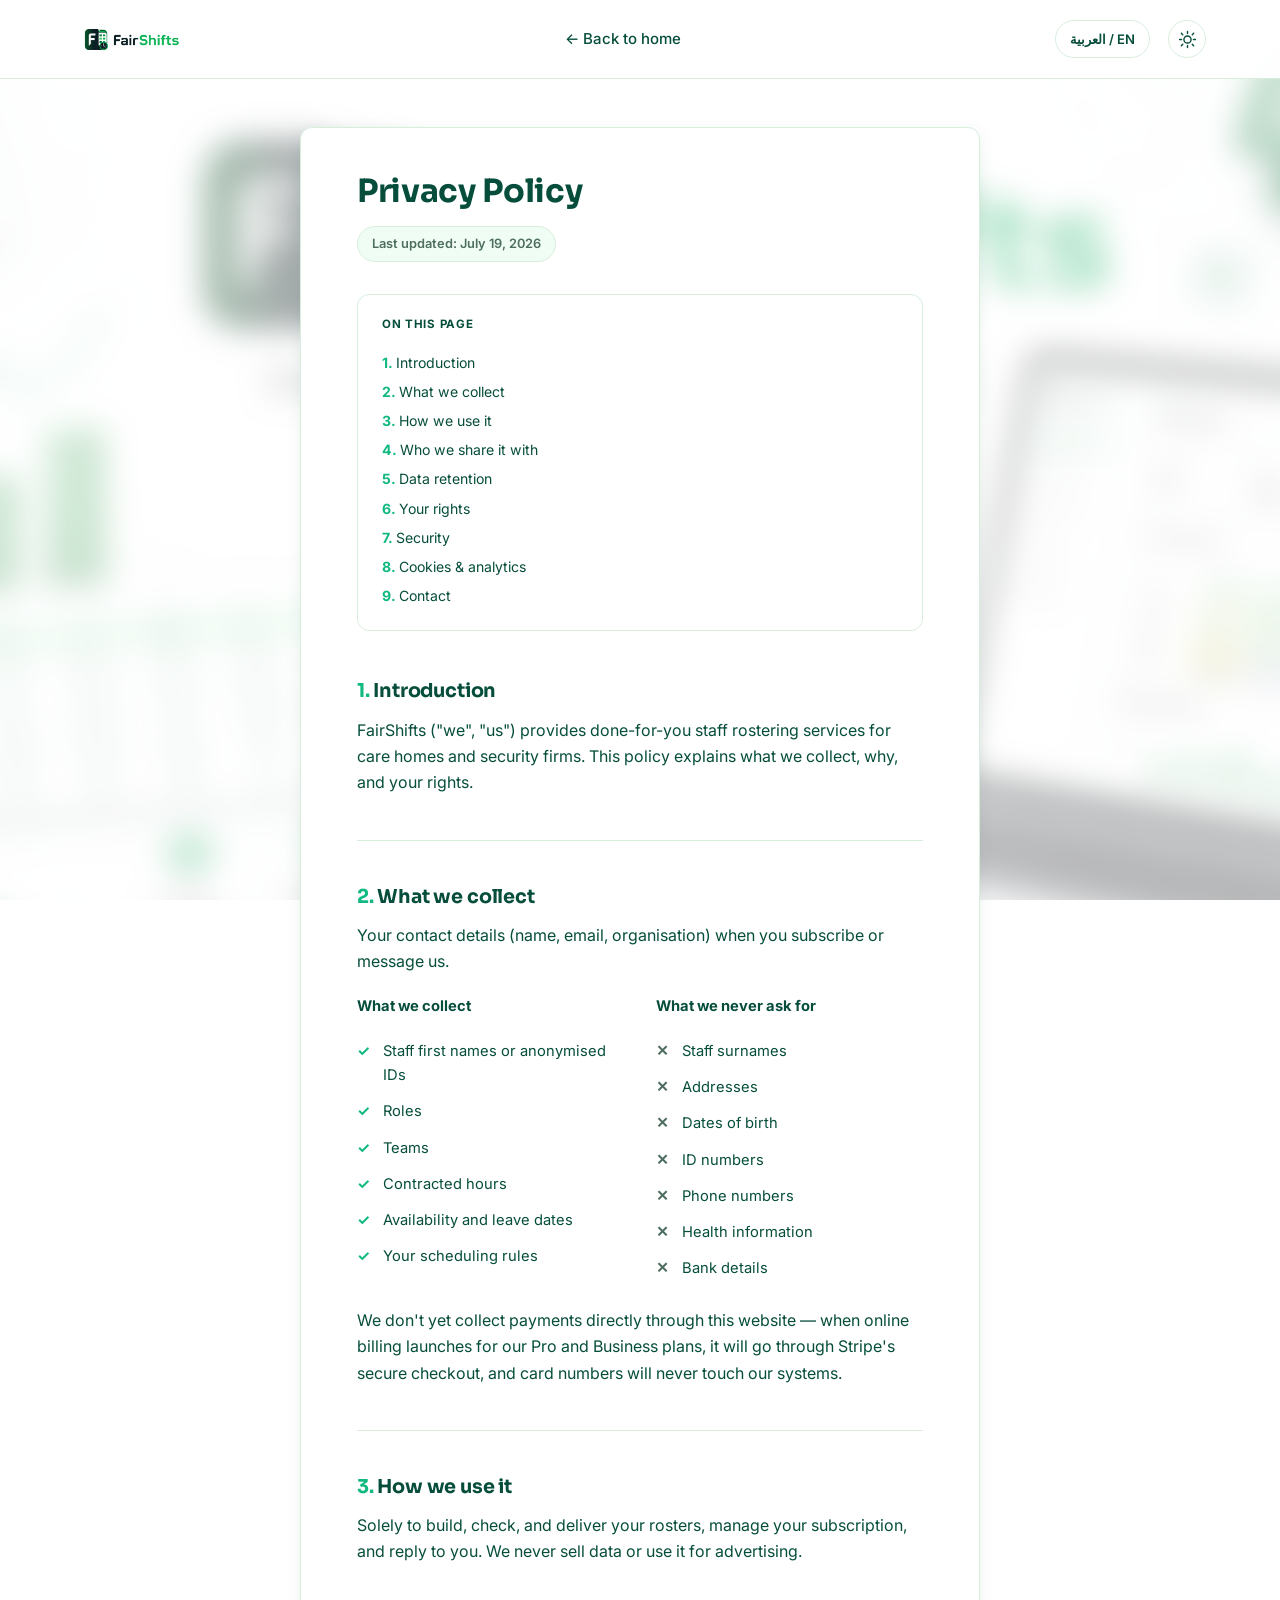
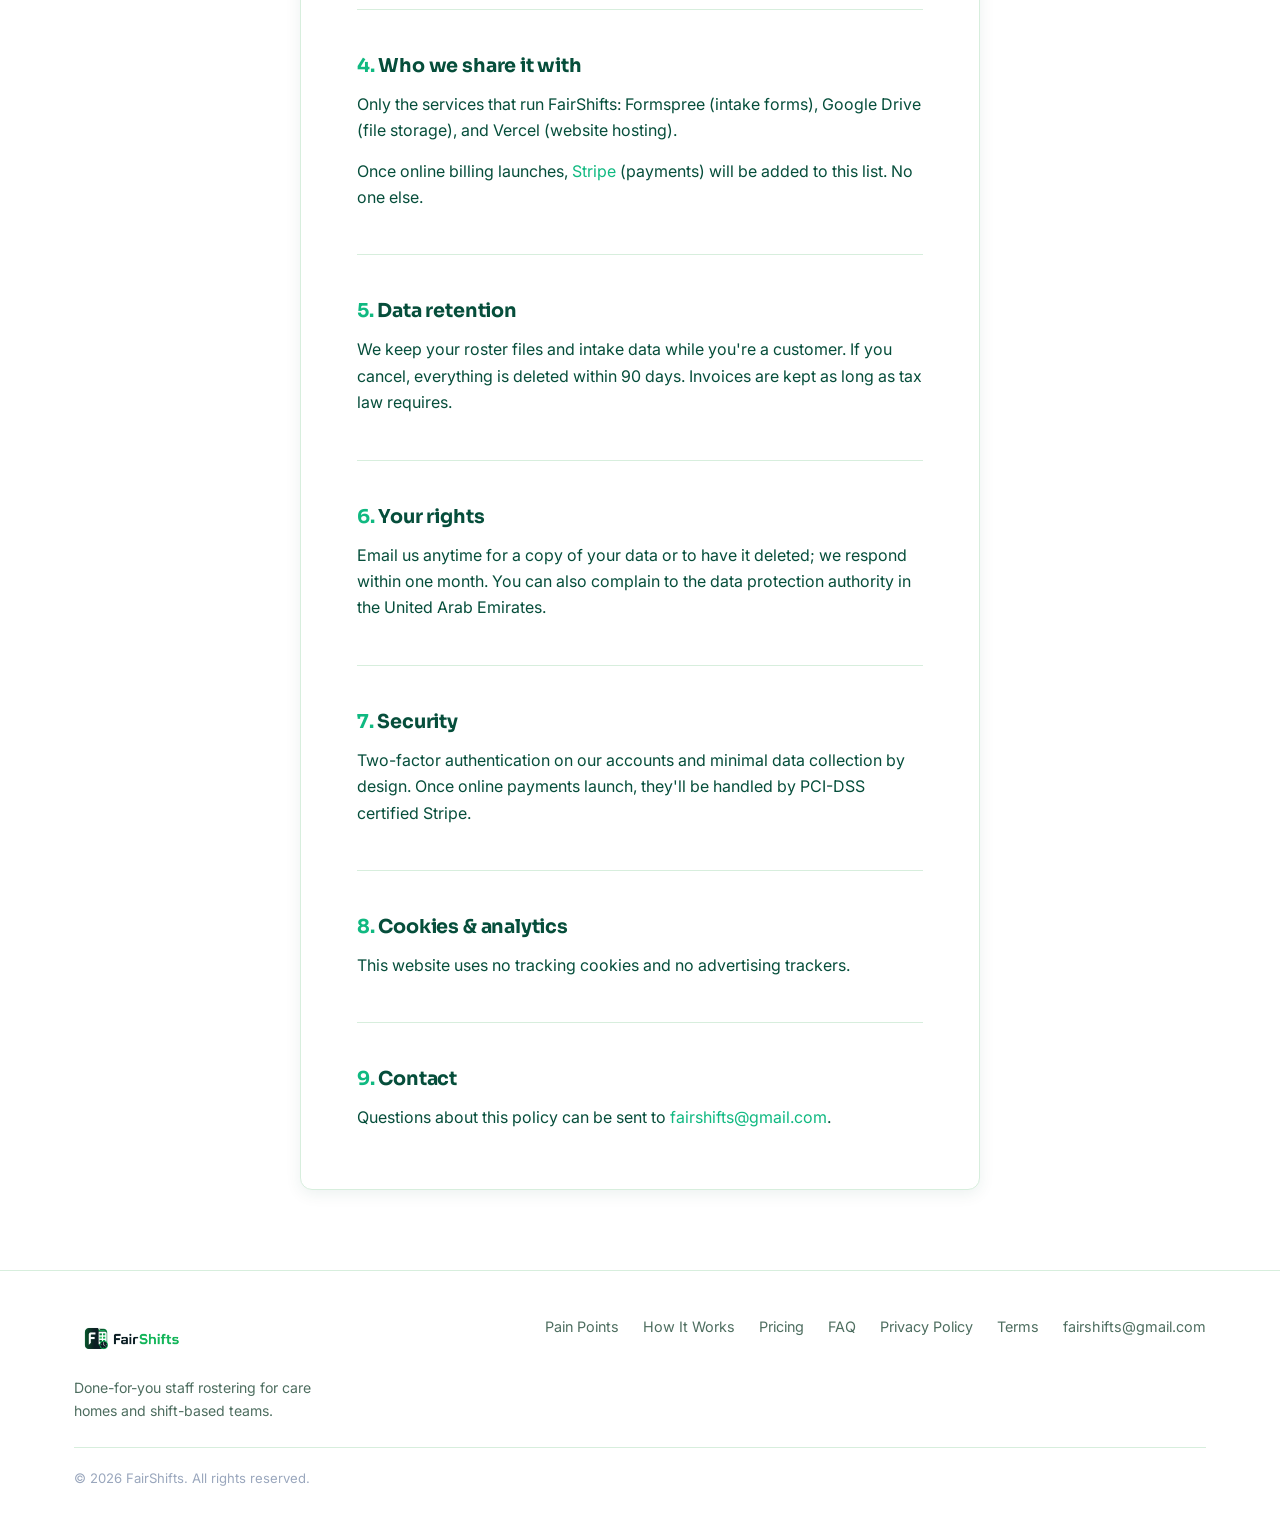
<file: privacy.html>
<!DOCTYPE html>
<html lang="en">
<head>
<meta charset="UTF-8">
<meta name="viewport" content="width=device-width, initial-scale=1.0">
<script>
(function(){
  var t = localStorage.getItem('fairshifts-theme') || (window.matchMedia('(prefers-color-scheme: dark)').matches ? 'dark' : 'light');
  document.documentElement.setAttribute('data-theme', t);
  var l = localStorage.getItem('fairshifts-lang') || ((navigator.language || '').slice(0,2) === 'ar' ? 'ar' : 'en');
  document.documentElement.setAttribute('lang', l);
  document.documentElement.setAttribute('dir', l === 'ar' ? 'rtl' : 'ltr');
})();
</script>
<title data-i18n-title="meta.titlePrivacy">Privacy Policy — FairShifts</title>
<meta name="description" content="FairShifts Privacy Policy.">
<meta name="robots" content="noindex">
<link rel="icon" type="image/x-icon" href="favicon.ico">
<link rel="icon" type="image/png" sizes="16x16" href="images/favicon-16.png">
<link rel="icon" type="image/png" sizes="32x32" href="images/favicon-32.png">
<link rel="icon" type="image/png" sizes="48x48" href="images/favicon-48.png">
<link rel="icon" type="image/png" sizes="192x192" href="images/favicon-192.png">
<link rel="apple-touch-icon" href="images/apple-touch-icon.png">
<link rel="preconnect" href="https://fonts.googleapis.com">
<link rel="preconnect" href="https://fonts.gstatic.com" crossorigin>
<link href="https://fonts.googleapis.com/css2?family=Inter:wght@400;500;600;700&family=Sora:wght@600;700&family=IBM+Plex+Sans+Arabic:wght@400;500;600;700&display=swap" rel="stylesheet">
<link rel="stylesheet" href="style.css">
<script src="translations.js"></script>
</head>
<body>

<div class="site-bg" aria-hidden="true">
<script>
(function(){
  var theme = document.documentElement.getAttribute('data-theme') === 'dark' ? 'dark' : 'light';
  var other = theme === 'dark' ? 'light' : 'dark';
  document.write(
    '<img class="site-bg-img site-bg-img--' + theme + '" src="images/bg-' + theme + '.webp" onerror="this.onerror=null;this.src=\'images/bg-' + theme + '.png\'" alt="" fetchpriority="high">' +
    '<img class="site-bg-img site-bg-img--' + other + '" src="images/bg-' + other + '.webp" onerror="this.onerror=null;this.src=\'images/bg-' + other + '.png\'" alt="" loading="lazy">'
  );
})();
</script>
</div>

<header class="site-nav">
  <div class="nav-inner">
    <a href="index.html" class="brand">
      <img src="images/logo-light-mode.png" alt="FairShifts" class="brand-logo brand-logo-light" width="116" height="46">
      <img src="images/logo-dark-mode.png" alt="FairShifts" class="brand-logo brand-logo-dark" width="116" height="46">
    </a>
    <nav class="nav-links" id="nav-links">
      <a href="index.html" data-i18n="nav.backHome">← Back to home</a>
    </nav>
    <div class="nav-right">
      <button class="lang-toggle" id="lang-toggle" type="button" aria-label="Switch language / تبديل اللغة">
        <span>العربية / EN</span>
      </button>
      <button class="theme-toggle" aria-label="Toggle dark mode" data-i18n-aria-label="nav.toggleDark" aria-pressed="false">
        <svg class="icon-sun" viewBox="0 0 24 24" fill="none" stroke="currentColor" stroke-width="1.8" stroke-linecap="round"><circle cx="12" cy="12" r="4.5"/><path d="M12 2v2.5M12 19.5V22M4.2 4.2l1.8 1.8M18 18l1.8 1.8M2 12h2.5M19.5 12H22M4.2 19.8l1.8-1.8M18 6l1.8-1.8"/></svg>
        <svg class="icon-moon" viewBox="0 0 24 24" fill="none" stroke="currentColor" stroke-width="1.8" stroke-linecap="round" stroke-linejoin="round"><path d="M20 14.5A8 8 0 1 1 9.5 4a6.5 6.5 0 0 0 10.5 10.5z"/></svg>
      </button>
      <button class="nav-toggle" id="nav-toggle" aria-label="Menu" data-i18n-aria-label="nav.menu" aria-expanded="false" aria-controls="nav-links">
        <span></span><span></span><span></span>
      </button>
    </div>
  </div>
</header>

<main class="legal">
  <h1 data-i18n="privacy.h1">Privacy Policy</h1>
  <p class="updated"><span data-i18n="privacy.updated">Last updated: July 19, 2026</span></p>

  <nav class="legal-toc" aria-label="Table of contents">
    <p class="legal-toc-label" data-i18n="legal.tocLabel">On this page</p>
    <ol>
      <li><a href="#intro" data-i18n="privacy.introH2">Introduction</a></li>
      <li><a href="#collect" data-i18n="privacy.collectH2">What we collect</a></li>
      <li><a href="#use" data-i18n="privacy.useH2">How we use it</a></li>
      <li><a href="#share" data-i18n="privacy.shareH2">Who we share it with</a></li>
      <li><a href="#retention" data-i18n="privacy.retentionH2">Data retention</a></li>
      <li><a href="#rights" data-i18n="privacy.rightsH2">Your rights</a></li>
      <li><a href="#security" data-i18n="privacy.securityH2">Security</a></li>
      <li><a href="#cookies" data-i18n="privacy.cookiesH2">Cookies &amp; analytics</a></li>
      <li><a href="#contact" data-i18n="legal.contactH2">Contact</a></li>
    </ol>
  </nav>

  <section class="legal-section" id="intro">
    <h2 data-i18n="privacy.introH2">Introduction</h2>
    <p data-i18n="privacy.introBody">FairShifts ("we", "us") provides done-for-you staff rostering services for care homes and security firms. This policy explains what we collect, why, and your rights.</p>
  </section>

  <section class="legal-section" id="collect">
    <h2 data-i18n="privacy.collectH2">What we collect</h2>
    <p data-i18n="privacy.collectIntro">Your contact details (name, email, organisation) when you subscribe or message us.</p>
    <div class="legal-two-col">
      <div>
        <p class="legal-list-title" data-i18n="privacy.collectYesTitle">What we collect</p>
        <ul class="legal-check-list list-yes">
          <li data-i18n="privacy.collectYes1">Staff first names or anonymised IDs</li>
          <li data-i18n="privacy.collectYes2">Roles</li>
          <li data-i18n="privacy.collectYes3">Teams</li>
          <li data-i18n="privacy.collectYes4">Contracted hours</li>
          <li data-i18n="privacy.collectYes5">Availability and leave dates</li>
          <li data-i18n="privacy.collectYes6">Your scheduling rules</li>
        </ul>
      </div>
      <div>
        <p class="legal-list-title" data-i18n="privacy.collectNoTitle">What we never ask for</p>
        <ul class="legal-check-list list-no">
          <li data-i18n="privacy.collectNo1">Staff surnames</li>
          <li data-i18n="privacy.collectNo2">Addresses</li>
          <li data-i18n="privacy.collectNo3">Dates of birth</li>
          <li data-i18n="privacy.collectNo4">ID numbers</li>
          <li data-i18n="privacy.collectNo5">Phone numbers</li>
          <li data-i18n="privacy.collectNo6">Health information</li>
          <li data-i18n="privacy.collectNo7">Bank details</li>
        </ul>
      </div>
    </div>
    <p data-i18n="privacy.collectPayments">We don't yet collect payments directly through this website — when online billing launches for our Pro and Business plans, it will go through Stripe's secure checkout, and card numbers will never touch our systems.</p>
  </section>

  <section class="legal-section" id="use">
    <h2 data-i18n="privacy.useH2">How we use it</h2>
    <p data-i18n="privacy.useBody">Solely to build, check, and deliver your rosters, manage your subscription, and reply to you. We never sell data or use it for advertising.</p>
  </section>

  <section class="legal-section" id="share">
    <h2 data-i18n="privacy.shareH2">Who we share it with</h2>
    <p data-i18n-html="privacy.shareBodyHtml">Only the services that run FairShifts: Formspree (intake forms), Google Drive (file storage), and Vercel (website hosting).</p>
    <p data-i18n-html="privacy.shareBody2Html">Once online billing launches, <a href="https://stripe.com/privacy" target="_blank" rel="noopener">Stripe</a> (payments) will be added to this list. No one else.</p>
  </section>

  <section class="legal-section" id="retention">
    <h2 data-i18n="privacy.retentionH2">Data retention</h2>
    <p data-i18n="privacy.retentionBody">We keep your roster files and intake data while you're a customer. If you cancel, everything is deleted within 90 days. Invoices are kept as long as tax law requires.</p>
  </section>

  <section class="legal-section" id="rights">
    <h2 data-i18n="privacy.rightsH2">Your rights</h2>
    <p data-i18n="privacy.rightsBody">Email us anytime for a copy of your data or to have it deleted; we respond within one month. You can also complain to the data protection authority in the United Arab Emirates.</p>
  </section>

  <section class="legal-section" id="security">
    <h2 data-i18n="privacy.securityH2">Security</h2>
    <p data-i18n="privacy.securityBody">Two-factor authentication on our accounts and minimal data collection by design. Once online payments launch, they'll be handled by PCI-DSS certified Stripe.</p>
  </section>

  <section class="legal-section" id="cookies">
    <h2 data-i18n="privacy.cookiesH2">Cookies &amp; analytics</h2>
    <p data-i18n="privacy.cookiesBody">This website uses no tracking cookies and no advertising trackers.</p>
  </section>

  <section class="legal-section" id="contact">
    <h2 data-i18n="legal.contactH2">Contact</h2>
    <p data-i18n-html="privacy.contactBodyHtml">Questions about this policy can be sent to <a href="mailto:fairshifts@gmail.com" class="email-trigger">fairshifts@gmail.com</a>.</p>
  </section>
</main>

<footer>
  <div class="container">
    <div class="foot-grid">
      <div class="foot-brand">
        <a href="index.html" class="brand">
      <img src="images/logo-light-mode.png" alt="FairShifts" class="brand-logo brand-logo-light" width="116" height="46">
      <img src="images/logo-dark-mode.png" alt="FairShifts" class="brand-logo brand-logo-dark" width="116" height="46">
    </a>
        <p data-i18n="footer.tagline">Done-for-you staff rostering for care homes and shift-based teams.</p>
      </div>
      <nav class="foot-links">
        <a href="index.html#pain" data-i18n="nav.painPoints">Pain Points</a>
        <a href="index.html#how-it-works" data-i18n="nav.howItWorks">How It Works</a>
        <a href="index.html#pricing" data-i18n="nav.pricing">Pricing</a>
        <a href="index.html#faq" data-i18n="nav.faq">FAQ</a>
        <a href="privacy.html" data-i18n="footer.privacy">Privacy Policy</a>
        <a href="terms.html" data-i18n="footer.terms">Terms</a>
        <a href="mailto:fairshifts@gmail.com" class="email-trigger">fairshifts@gmail.com</a>
      </nav>
    </div>
    <div class="foot-bottom" data-i18n="footer.copyright">© 2026 FairShifts. All rights reserved.</div>
  </div>
</footer>

<!-- ============ EMAIL OPTIONS POPOVER ============ -->
<div class="email-popover" id="email-popover" role="menu" aria-hidden="true" aria-label="Email options" data-i18n-aria-label="emailPopover.ariaLabel">
  <button type="button" class="email-popover-item" data-action="gmail" role="menuitem">
    <svg width="18" height="18" viewBox="0 0 24 24" fill="none" stroke="currentColor" stroke-width="1.8" stroke-linecap="round" stroke-linejoin="round" aria-hidden="true"><path d="M4 4h16v16H4z"/><path d="m4 6 8 7 8-7"/></svg>
    <span data-i18n="emailPopover.gmail">Open in Gmail</span>
  </button>
  <a href="mailto:fairshifts@gmail.com" class="email-popover-item" data-action="mailapp" role="menuitem">
    <svg width="18" height="18" viewBox="0 0 24 24" fill="none" stroke="currentColor" stroke-width="1.8" stroke-linecap="round" stroke-linejoin="round" aria-hidden="true"><path d="M21 8v11a1 1 0 0 1-1 1H4a1 1 0 0 1-1-1V8m18 0-8.4 6a1 1 0 0 1-1.2 0L3 8m18 0a1 1 0 0 0-1-1H4a1 1 0 0 0-1 1"/></svg>
    <span data-i18n="emailPopover.mailApp">Open in your mail app</span>
  </a>
  <button type="button" class="email-popover-item" data-action="copy" role="menuitem">
    <svg class="icon-copy" width="18" height="18" viewBox="0 0 24 24" fill="none" stroke="currentColor" stroke-width="1.8" stroke-linecap="round" stroke-linejoin="round" aria-hidden="true"><rect x="9" y="9" width="12" height="12" rx="2"/><path d="M5 15V5a2 2 0 0 1 2-2h10"/></svg>
    <svg class="icon-check" width="18" height="18" viewBox="0 0 24 24" fill="none" stroke="currentColor" stroke-width="2" stroke-linecap="round" stroke-linejoin="round" aria-hidden="true"><path d="M20 6 9 17l-5-5"/></svg>
    <span data-i18n="emailPopover.copy">Copy email address</span>
  </button>
</div>

<script src="script.js"></script>
</body>
</html>
</file>
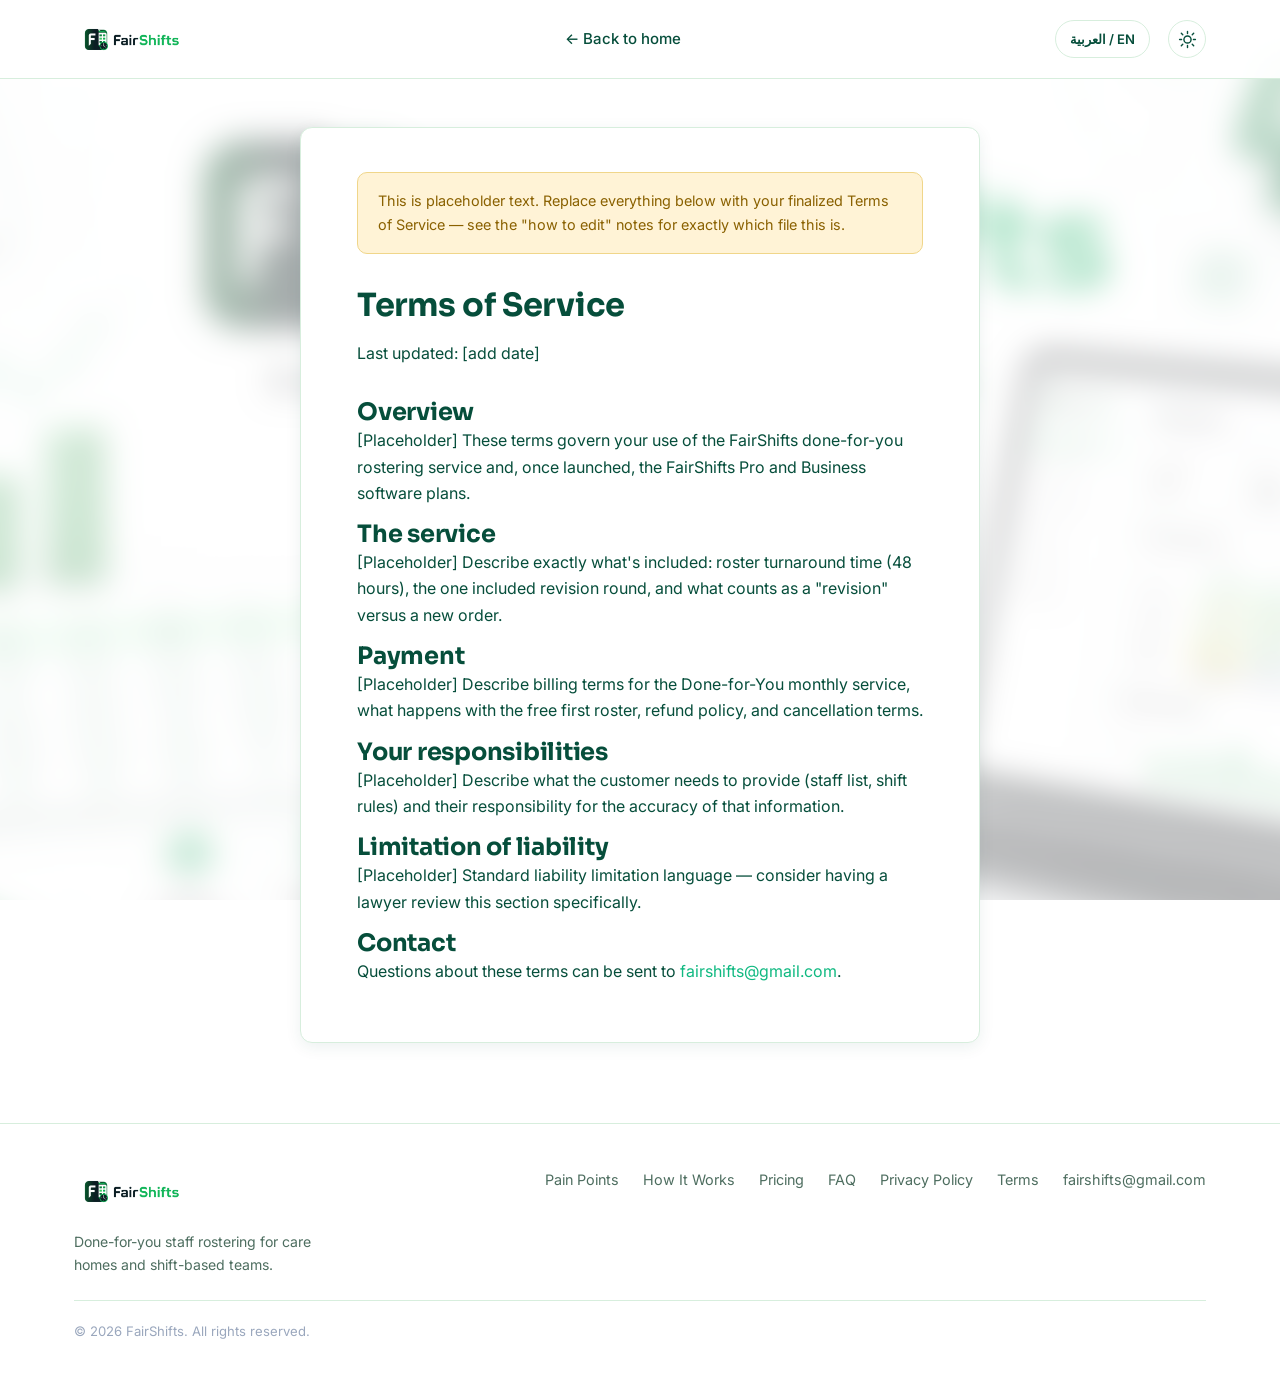
<file: terms.html>
<!DOCTYPE html>
<html lang="en">
<head>
<meta charset="UTF-8">
<meta name="viewport" content="width=device-width, initial-scale=1.0">
<script>
(function(){
  var t = localStorage.getItem('fairshifts-theme') || (window.matchMedia('(prefers-color-scheme: dark)').matches ? 'dark' : 'light');
  document.documentElement.setAttribute('data-theme', t);
  var l = localStorage.getItem('fairshifts-lang') || ((navigator.language || '').slice(0,2) === 'ar' ? 'ar' : 'en');
  document.documentElement.setAttribute('lang', l);
  document.documentElement.setAttribute('dir', l === 'ar' ? 'rtl' : 'ltr');
})();
</script>
<title data-i18n-title="meta.titleTerms">Terms of Service — FairShifts</title>
<meta name="description" content="FairShifts Terms of Service.">
<meta name="robots" content="noindex">
<link rel="icon" type="image/x-icon" href="favicon.ico">
<link rel="icon" type="image/png" sizes="16x16" href="images/favicon-16.png">
<link rel="icon" type="image/png" sizes="32x32" href="images/favicon-32.png">
<link rel="icon" type="image/png" sizes="48x48" href="images/favicon-48.png">
<link rel="icon" type="image/png" sizes="192x192" href="images/favicon-192.png">
<link rel="apple-touch-icon" href="images/apple-touch-icon.png">
<link rel="preconnect" href="https://fonts.googleapis.com">
<link rel="preconnect" href="https://fonts.gstatic.com" crossorigin>
<link href="https://fonts.googleapis.com/css2?family=Inter:wght@400;500;600;700&family=Sora:wght@600;700&family=IBM+Plex+Sans+Arabic:wght@400;500;600;700&display=swap" rel="stylesheet">
<link rel="stylesheet" href="style.css">
<script src="translations.js"></script>
</head>
<body>

<div class="site-bg" aria-hidden="true">
<script>
(function(){
  var theme = document.documentElement.getAttribute('data-theme') === 'dark' ? 'dark' : 'light';
  var other = theme === 'dark' ? 'light' : 'dark';
  document.write(
    '<img class="site-bg-img site-bg-img--' + theme + '" src="images/bg-' + theme + '.webp" onerror="this.onerror=null;this.src=\'images/bg-' + theme + '.png\'" alt="" fetchpriority="high">' +
    '<img class="site-bg-img site-bg-img--' + other + '" src="images/bg-' + other + '.webp" onerror="this.onerror=null;this.src=\'images/bg-' + other + '.png\'" alt="" loading="lazy">'
  );
})();
</script>
</div>

<header class="site-nav">
  <div class="nav-inner">
    <a href="index.html" class="brand">
      <img src="images/logo-light-mode.png" alt="FairShifts" class="brand-logo brand-logo-light" width="116" height="46">
      <img src="images/logo-dark-mode.png" alt="FairShifts" class="brand-logo brand-logo-dark" width="116" height="46">
    </a>
    <nav class="nav-links" id="nav-links">
      <a href="index.html" data-i18n="nav.backHome">← Back to home</a>
    </nav>
    <div class="nav-right">
      <button class="lang-toggle" id="lang-toggle" type="button" aria-label="Switch language / تبديل اللغة">
        <span>العربية / EN</span>
      </button>
      <button class="theme-toggle" aria-label="Toggle dark mode" data-i18n-aria-label="nav.toggleDark" aria-pressed="false">
        <svg class="icon-sun" viewBox="0 0 24 24" fill="none" stroke="currentColor" stroke-width="1.8" stroke-linecap="round"><circle cx="12" cy="12" r="4.5"/><path d="M12 2v2.5M12 19.5V22M4.2 4.2l1.8 1.8M18 18l1.8 1.8M2 12h2.5M19.5 12H22M4.2 19.8l1.8-1.8M18 6l1.8-1.8"/></svg>
        <svg class="icon-moon" viewBox="0 0 24 24" fill="none" stroke="currentColor" stroke-width="1.8" stroke-linecap="round" stroke-linejoin="round"><path d="M20 14.5A8 8 0 1 1 9.5 4a6.5 6.5 0 0 0 10.5 10.5z"/></svg>
      </button>
      <button class="nav-toggle" id="nav-toggle" aria-label="Menu" data-i18n-aria-label="nav.menu" aria-expanded="false" aria-controls="nav-links">
        <span></span><span></span><span></span>
      </button>
    </div>
  </div>
</header>

<main class="legal">
  <div class="placeholder-notice" data-i18n="terms.placeholderNotice">
    This is placeholder text. Replace everything below with your finalized Terms of Service — see the "how to edit" notes for exactly which file this is.
  </div>
  <h1 data-i18n="terms.h1">Terms of Service</h1>
  <p class="updated" data-i18n="legal.updated">Last updated: [add date]</p>

  <h2 data-i18n="terms.overviewH2">Overview</h2>
  <p data-i18n="terms.overviewBody">[Placeholder] These terms govern your use of the FairShifts done-for-you rostering service and, once launched, the FairShifts Pro and Business software plans.</p>

  <h2 data-i18n="terms.serviceH2">The service</h2>
  <p data-i18n="terms.serviceBody">[Placeholder] Describe exactly what's included: roster turnaround time (48 hours), the one included revision round, and what counts as a "revision" versus a new order.</p>

  <h2 data-i18n="terms.paymentH2">Payment</h2>
  <p data-i18n="terms.paymentBody">[Placeholder] Describe billing terms for the Done-for-You monthly service, what happens with the free first roster, refund policy, and cancellation terms.</p>

  <h2 data-i18n="terms.responsibilitiesH2">Your responsibilities</h2>
  <p data-i18n="terms.responsibilitiesBody">[Placeholder] Describe what the customer needs to provide (staff list, shift rules) and their responsibility for the accuracy of that information.</p>

  <h2 data-i18n="terms.liabilityH2">Limitation of liability</h2>
  <p data-i18n="terms.liabilityBody">[Placeholder] Standard liability limitation language — consider having a lawyer review this section specifically.</p>

  <h2 data-i18n="legal.contactH2">Contact</h2>
  <p data-i18n-html="terms.contactBodyHtml">Questions about these terms can be sent to <a href="mailto:fairshifts@gmail.com" class="email-trigger">fairshifts@gmail.com</a>.</p>
</main>

<footer>
  <div class="container">
    <div class="foot-grid">
      <div class="foot-brand">
        <a href="index.html" class="brand">
      <img src="images/logo-light-mode.png" alt="FairShifts" class="brand-logo brand-logo-light" width="116" height="46">
      <img src="images/logo-dark-mode.png" alt="FairShifts" class="brand-logo brand-logo-dark" width="116" height="46">
    </a>
        <p data-i18n="footer.tagline">Done-for-you staff rostering for care homes and shift-based teams.</p>
      </div>
      <nav class="foot-links">
        <a href="index.html#pain" data-i18n="nav.painPoints">Pain Points</a>
        <a href="index.html#how-it-works" data-i18n="nav.howItWorks">How It Works</a>
        <a href="index.html#pricing" data-i18n="nav.pricing">Pricing</a>
        <a href="index.html#faq" data-i18n="nav.faq">FAQ</a>
        <a href="privacy.html" data-i18n="footer.privacy">Privacy Policy</a>
        <a href="terms.html" data-i18n="footer.terms">Terms</a>
        <a href="mailto:fairshifts@gmail.com" class="email-trigger">fairshifts@gmail.com</a>
      </nav>
    </div>
    <div class="foot-bottom" data-i18n="footer.copyright">© 2026 FairShifts. All rights reserved.</div>
  </div>
</footer>

<!-- ============ EMAIL OPTIONS POPOVER ============ -->
<div class="email-popover" id="email-popover" role="menu" aria-hidden="true" aria-label="Email options" data-i18n-aria-label="emailPopover.ariaLabel">
  <button type="button" class="email-popover-item" data-action="gmail" role="menuitem">
    <svg width="18" height="18" viewBox="0 0 24 24" fill="none" stroke="currentColor" stroke-width="1.8" stroke-linecap="round" stroke-linejoin="round" aria-hidden="true"><path d="M4 4h16v16H4z"/><path d="m4 6 8 7 8-7"/></svg>
    <span data-i18n="emailPopover.gmail">Open in Gmail</span>
  </button>
  <a href="mailto:fairshifts@gmail.com" class="email-popover-item" data-action="mailapp" role="menuitem">
    <svg width="18" height="18" viewBox="0 0 24 24" fill="none" stroke="currentColor" stroke-width="1.8" stroke-linecap="round" stroke-linejoin="round" aria-hidden="true"><path d="M21 8v11a1 1 0 0 1-1 1H4a1 1 0 0 1-1-1V8m18 0-8.4 6a1 1 0 0 1-1.2 0L3 8m18 0a1 1 0 0 0-1-1H4a1 1 0 0 0-1 1"/></svg>
    <span data-i18n="emailPopover.mailApp">Open in your mail app</span>
  </a>
  <button type="button" class="email-popover-item" data-action="copy" role="menuitem">
    <svg class="icon-copy" width="18" height="18" viewBox="0 0 24 24" fill="none" stroke="currentColor" stroke-width="1.8" stroke-linecap="round" stroke-linejoin="round" aria-hidden="true"><rect x="9" y="9" width="12" height="12" rx="2"/><path d="M5 15V5a2 2 0 0 1 2-2h10"/></svg>
    <svg class="icon-check" width="18" height="18" viewBox="0 0 24 24" fill="none" stroke="currentColor" stroke-width="2" stroke-linecap="round" stroke-linejoin="round" aria-hidden="true"><path d="M20 6 9 17l-5-5"/></svg>
    <span data-i18n="emailPopover.copy">Copy email address</span>
  </button>
</div>

<script src="script.js"></script>
</body>
</html>
</file>
<file: style.css>
:root{
  --white:#ffffff;
  --bg-soft:#F0FDF4;
  --ink:#064E3B;
  --muted:#4E6E60;
  --blue:#10B981;
  --blue-dark:#059669;
  --blue-light:#D1FAE5;
  --border:#D7EEDD;
  --amber-bg:#fff3d6;
  --amber-text:#8a6100;
  --amber-border:#f0d68a;
  --green-bg:#e3f7ec;
  --green-text:#127a4f;
  --green-border:#9fe3c2;
  --premium-bg:#0e3d24;
  --radius:12px;
  --shadow:0 4px 16px rgba(6,78,59,.08);
  --shadow-lg:0 16px 40px rgba(6,78,59,.16);
  --maxw:1180px;
  --bg-blur:14px;
  --bg-overlay-opacity:.65;
  color-scheme:light;
}

[data-theme="dark"]{
  --white:#0f1a15;
  --bg-soft:#132018;
  --ink:#eaf4ee;
  --muted:#93ab9d;
  --blue:#34D399;
  --blue-dark:#6EE7B7;
  --blue-light:rgba(16,185,129,.16);
  --border:#233b2c;
  --amber-bg:#333230;
  --amber-text:#f0c060;
  --amber-border:rgba(240,182,74,.35);
  --green-bg:rgba(60,200,140,.14);
  --green-text:#5ce0ab;
  --green-border:rgba(60,200,140,.35);
  --shadow:0 4px 16px rgba(0,0,0,.35);
  --shadow-lg:0 16px 40px rgba(0,0,0,.45);
  --bg-blur:14px;
  --bg-overlay-opacity:.65;
  color-scheme:dark;
}
[data-theme="dark"] .card,
[data-theme="dark"] details.faq,
[data-theme="dark"] .shot,
[data-theme="dark"] .modal,
[data-theme="dark"] .legal,
[data-theme="dark"] .final-cta,
[data-theme="dark"] .email-popover{
  background:#11241a;
}
[data-theme="dark"] .price-card{
  background:#11241a;
}
[data-theme="dark"] .price-card--dfy{
  background:var(--premium-bg);border-color:var(--premium-bg);
}
[data-theme="dark"] .site-nav{
  background:rgba(15,26,21,.9);
}
[data-theme="dark"] .btn-secondary{
  background:#11241a;
}
*{margin:0;padding:0;box-sizing:border-box}
html{scroll-behavior:smooth}
body{
  font-family:'Inter',-apple-system,sans-serif;
  color:var(--ink);
  line-height:1.65;
  overflow-x:hidden;
  -webkit-font-smoothing:antialiased;
  transition:background-color .25s ease,color .25s ease;
}

/* ---------- site-wide fixed background ---------- */
/* position:fixed (not background-attachment:fixed, which is broken on iOS
   Safari) on a dedicated layer behind everything. Two stacked images
   crossfade on theme change via opacity; data-theme is already set on
   <html> before first paint (see the inline head script), so the correct
   image is showing from frame one — no flash. */
.site-bg{
  position:fixed;inset:0;z-index:-1;overflow:hidden;pointer-events:none;
  background:var(--bg-soft);
}
.site-bg-img{
  position:absolute;inset:0;width:100%;height:100%;object-fit:cover;object-position:center;
  transform:scale(1.15);filter:blur(var(--bg-blur));
  opacity:0;transition:opacity .6s ease,filter .3s ease;
  will-change:opacity;
}
.site-bg-img--light{opacity:1}
[data-theme="dark"] .site-bg-img--light{opacity:0}
[data-theme="dark"] .site-bg-img--dark{opacity:1}
.site-bg::after{
  content:'';position:absolute;inset:0;background:var(--white);
  opacity:var(--bg-overlay-opacity);
  transition:opacity .3s ease,background-color .3s ease;
}
.site-nav,.card,.price-card,details.faq,.testi-card,.shot,footer,
.form-field input,.form-field select,.form-field textarea,.modal,.lang-toggle{
  transition:background-color .25s ease,color .25s ease,border-color .25s ease;
}
h1,h2,h3,h4{
  font-family:'Sora',-apple-system,sans-serif;
  font-weight:700;
  line-height:1.2;
  letter-spacing:-.01em;
}

/* ---------- Arabic language support ---------- */
html[lang="ar"] body,
html[lang="ar"] input,
html[lang="ar"] textarea,
html[lang="ar"] button{
  font-family:'IBM Plex Sans Arabic','Inter',-apple-system,sans-serif;
}
html[lang="ar"] h1,
html[lang="ar"] h2,
html[lang="ar"] h3,
html[lang="ar"] h4{
  font-family:'IBM Plex Sans Arabic','Sora',-apple-system,sans-serif;
  letter-spacing:0;
}
.i18n-fade{opacity:.35;transition:opacity .15s ease}
a{color:var(--blue);text-decoration:none}
img{max-width:100%;display:block}
ul{list-style:none}
button{font-family:inherit;cursor:pointer}
:focus-visible{outline:2px solid var(--blue);outline-offset:3px;border-radius:4px}

.container{max-width:var(--maxw);margin:0 auto;padding:0 24px}
.section{padding:clamp(64px,9vw,110px) 0}
.section-soft{background:var(--bg-soft)}
.eyebrow{
  display:inline-block;font-size:.8rem;font-weight:700;letter-spacing:.08em;
  text-transform:uppercase;color:var(--blue);margin-bottom:12px;
}
.section-head{max-width:640px;margin:0 auto 48px;text-align:center}
.section-head h2{font-size:clamp(1.7rem,3.5vw,2.4rem);margin-bottom:14px}
.section-head p{color:var(--muted);font-size:1.05rem}

/* ---------- reveal-on-scroll ---------- */
.reveal{opacity:0;transform:translateY(22px);transition:opacity .7s ease,transform .7s ease}
.reveal.in-view{opacity:1;transform:translateY(0)}
.reveal-group.in-view > *{opacity:1;transform:translateY(0)}
.reveal-group > *{opacity:0;transform:translateY(22px);transition:opacity .6s ease,transform .6s ease}
.reveal-group.in-view > *:nth-child(1){transition-delay:.05s}
.reveal-group.in-view > *:nth-child(2){transition-delay:.15s}
.reveal-group.in-view > *:nth-child(3){transition-delay:.25s}
.reveal-group.in-view > *:nth-child(4){transition-delay:.35s}

/* ---------- nav ---------- */
.site-nav{
  position:sticky;top:0;z-index:100;
  background:rgba(255,255,255,.94);backdrop-filter:blur(8px);
  border-bottom:1px solid var(--border);
}
.nav-inner{
  display:flex;align-items:center;justify-content:space-between;
  padding:16px 24px;max-width:var(--maxw);margin:0 auto;
}
.brand{display:inline-flex;align-items:center}
.brand-logo{height:46px;width:auto;display:block}
.brand-logo-dark{display:none}
[data-theme="dark"] .brand-logo-light{display:none}
[data-theme="dark"] .brand-logo-dark{display:block}
.nav-links{display:flex;gap:30px;align-items:center}
.nav-links a{color:var(--ink);font-weight:500;font-size:.94rem;transition:color .15s}
.nav-links a:hover{color:var(--blue)}
.nav-links .btn{display:none}
.nav-right{display:flex;align-items:center;gap:18px}
.theme-toggle{
  display:flex;align-items:center;justify-content:center;
  width:38px;height:38px;border-radius:50%;border:1.5px solid var(--border);
  background:var(--white);color:var(--ink);flex-shrink:0;
  transition:background .15s ease,border-color .15s ease,transform .15s ease;
}
.theme-toggle:hover{border-color:var(--blue);color:var(--blue);transform:translateY(-1px)}
.theme-toggle svg{width:19px;height:19px}
.theme-toggle .icon-moon{display:none}
[data-theme="dark"] .theme-toggle .icon-sun{display:none}
[data-theme="dark"] .theme-toggle .icon-moon{display:block}

.lang-toggle{
  display:flex;align-items:center;justify-content:center;
  height:38px;padding:0 14px;border-radius:999px;border:1.5px solid var(--border);
  background:var(--white);color:var(--ink);font-size:.82rem;font-weight:600;
  white-space:nowrap;flex-shrink:0;
  transition:background .15s ease,border-color .15s ease,color .15s ease,transform .15s ease;
}
.lang-toggle:hover{border-color:var(--blue);color:var(--blue);transform:translateY(-1px)}
@media(max-width:480px){
  .lang-toggle{padding:0 10px;font-size:.72rem}
}
.nav-toggle{
  display:none;background:none;border:none;padding:8px;
  flex-direction:column;gap:5px;
}
.nav-toggle span{width:22px;height:2px;background:var(--ink);border-radius:2px}
.mobile-panel{display:none}
@media(max-width:860px){
  .nav-links{
    position:fixed;top:64px;left:0;right:0;background:var(--white);
    flex-direction:column;align-items:flex-start;gap:0;
    border-bottom:1px solid var(--border);box-shadow:var(--shadow);
    max-height:0;overflow:hidden;transition:max-height .25s ease;
  }
  .nav-links.open{max-height:400px}
  .nav-links a{width:100%;padding:16px 24px;border-bottom:1px solid var(--border)}
  .nav-toggle{display:flex}
  .nav-right .btn{display:none}
  .nav-links .btn{margin:16px 24px;display:inline-flex}
}

/* ---------- buttons ---------- */
.btn{
  display:inline-flex;align-items:center;justify-content:center;gap:8px;
  padding:14px 28px;border-radius:999px;font-weight:600;font-size:.95rem;
  border:none;transition:transform .15s ease,box-shadow .15s ease,background .15s ease,color .15s ease,border-color .15s ease;
  white-space:nowrap;max-width:100%;
}
@media(max-width:480px){
  .btn{white-space:normal;text-align:center;line-height:1.3}
}
.btn-primary{background:var(--blue);color:#fff;box-shadow:0 4px 14px rgba(16,185,129,.28)}
.btn-primary:hover{background:var(--blue-dark);transform:translateY(-2px);box-shadow:0 10px 24px rgba(16,185,129,.35)}
.btn-primary:active{transform:translateY(0);box-shadow:0 4px 10px rgba(16,185,129,.3)}
.btn-secondary{background:#fff;color:var(--ink);border:1.5px solid var(--border)}
.btn-secondary:hover{border-color:var(--blue);color:var(--blue);transform:translateY(-2px);box-shadow:var(--shadow)}
.btn-secondary:active{transform:translateY(0)}
.btn-block{width:100%}

/* ---------- hero ---------- */
.hero{padding:clamp(90px,13vw,150px) 0 clamp(110px,11vw,140px)}
.hero-inner{position:relative;z-index:1;max-width:760px;margin:0 auto;text-align:center}
.hero h1{font-size:clamp(2.1rem,5vw,3.3rem);margin-bottom:20px}
.hero .lead{font-size:1.15rem;color:var(--muted);max-width:600px;margin:0 auto 36px}
.hero-actions{display:flex;gap:16px;justify-content:center;flex-wrap:wrap}

/* ---------- hero scroll cue ---------- */
.scroll-cue{
  position:absolute;left:50%;bottom:20px;transform:translateX(-50%);z-index:1;
  display:flex;flex-direction:column;align-items:center;gap:4px;
  color:var(--muted);font-size:.7rem;font-weight:600;letter-spacing:.06em;text-transform:uppercase;
  opacity:1;transition:opacity .3s ease;
}
.scroll-cue.is-hidden{opacity:0}
.scroll-cue svg{width:16px;height:16px;animation:heroCueBounce 1.6s ease-in-out infinite}
@keyframes heroCueBounce{0%,100%{transform:translateY(0)}50%{transform:translateY(4px)}}

/* ---------- 3-up grids ---------- */
.grid-3{display:grid;grid-template-columns:repeat(3,1fr);gap:24px}
@media(max-width:820px){.grid-3{grid-template-columns:1fr}}

.card{
  background:#fff;border:1px solid var(--border);border-radius:var(--radius);
  padding:32px;transition:transform .2s ease,box-shadow .2s ease;
}
.card:hover{transform:translateY(-4px);box-shadow:var(--shadow-lg)}
.card .icon{
  width:46px;height:46px;border-radius:10px;background:var(--blue-light);
  color:var(--blue);display:flex;align-items:center;justify-content:center;
  margin-bottom:18px;font-size:1.3rem;
}
.card h3{font-size:1.15rem;margin-bottom:10px}
.card p{color:var(--muted);font-size:.95rem}

/* how it works */
.step{position:relative;padding-top:8px}
.step .num{
  width:38px;height:38px;border-radius:50%;background:var(--ink);color:var(--white);
  display:flex;align-items:center;justify-content:center;font-family:'Sora',sans-serif;
  font-weight:700;margin-bottom:18px;font-size:1rem;
}
.step h3{font-size:1.1rem;margin-bottom:8px}
.step p{color:var(--muted);font-size:.95rem}

/* ---------- showcase ---------- */
.showcase-grid{display:grid;grid-template-columns:1fr 1fr;gap:20px}
@media(max-width:720px){.showcase-grid{grid-template-columns:1fr}}
.shot{
  border-radius:var(--radius);overflow:hidden;border:1px solid var(--border);
  cursor:zoom-in;transition:transform .2s ease,box-shadow .2s ease;background:#fff;
}
.shot:hover{transform:translateY(-3px);box-shadow:var(--shadow-lg)}
.shot-label{
  padding:14px 18px;font-weight:600;font-size:.9rem;border-bottom:1px solid var(--border);
}
.shot img{width:100%}
.validation-wrap{margin-top:24px;max-width:760px;margin-left:auto;margin-right:auto}
.validation-caption{
  text-align:center;margin-top:16px;font-weight:600;font-size:1.05rem;color:var(--ink);
}
.validation-caption b{color:var(--blue)}

/* ---------- download box ---------- */
.download-box{
  background:var(--blue-light);border-radius:20px;padding:48px 32px;text-align:center;
}
.download-box p.note{margin-top:16px;color:var(--muted);font-size:.88rem}

/* ---------- pricing ---------- */
.pricing-grid{display:grid;grid-template-columns:repeat(3,1fr);gap:24px;align-items:stretch}
@media(max-width:900px){
  .pricing-grid{grid-template-columns:1fr}
  .price-card--dfy{order:-1}
}
.price-card{
  position:relative;background:#fff;border:1px solid var(--border);border-radius:18px;
  padding:40px 30px 32px;display:flex;flex-direction:column;
  transition:transform .2s ease,box-shadow .2s ease;
}
.price-card:hover{transform:translateY(-4px);box-shadow:var(--shadow-lg)}
.price-card--popular{border:2px solid var(--blue);box-shadow:var(--shadow)}
.price-card--dfy{background:var(--premium-bg);border-color:var(--premium-bg);color:#fff}
.price-card--dfy .price-card-sub,
.price-card--dfy .price-amount small,
.price-card--dfy .price-usd{color:#aebbd6}
.price-card--dfy .price-list li{color:#e7ecf7}
.price-card--dfy .price-list li::before{color:#6fa4ff}

.badge-row{display:flex;gap:8px;flex-wrap:wrap;position:absolute;top:-14px;left:0;right:0;justify-content:center}
.badge{
  padding:5px 16px;border-radius:999px;font-size:.72rem;font-weight:700;
  letter-spacing:.04em;text-transform:uppercase;border:1px solid transparent;white-space:nowrap;
}
.badge-soon{background:var(--amber-bg);color:var(--amber-text);border-color:var(--amber-border)}
.badge-live{background:var(--green-bg);color:var(--green-text);border-color:var(--green-border)}
.badge-popular{background:var(--blue);color:#fff}

.price-card h3{font-size:1.3rem;margin-top:6px}
.price-card-sub{color:var(--muted);font-size:.9rem;margin-top:6px}
.price-amount{font-family:'Sora',sans-serif;font-size:clamp(1.55rem,6vw,2.1rem);font-weight:700;margin:18px 0 0;white-space:nowrap}
.price-amount small{font-size:.95rem;font-weight:500;color:var(--muted);white-space:nowrap}
.price-usd{
  margin:2px 0 6px;font-size:.82rem;font-weight:500;color:var(--muted);
  transition:color .25s ease;
}
.price-list{margin:18px 0 30px;flex:1}
.price-list li{
  padding:8px 0;padding-inline-start:26px;position:relative;font-size:.92rem;color:var(--ink);
}
.price-list li::before{content:'✓';position:absolute;inset-inline-start:0;top:8px;color:var(--blue);font-weight:700}
.pricing-note{text-align:center;color:var(--muted);font-size:.92rem;margin-top:32px}

/* ---------- testimonials ---------- */
.testi-card{background:var(--bg-soft);border-radius:var(--radius);padding:28px}
.testi-stars{color:#f5b942;letter-spacing:2px;margin-bottom:12px;font-size:1rem}
.testi-quote{font-size:.98rem;color:var(--ink);margin-bottom:16px;font-style:italic}
.testi-name{font-weight:700;font-size:.9rem}
.testi-role{color:var(--muted);font-size:.85rem}

/* ---------- founder note ---------- */
.founder-note{max-width:640px;margin:0 auto;text-align:center}
.founder-note p{font-size:1.1rem;color:var(--ink);line-height:1.75}
.founder-note .founder-signoff{
  margin-top:18px;font-family:'Sora',sans-serif;font-weight:700;color:var(--blue);font-size:1rem;
}

/* ---------- FAQ ---------- */
details.faq{
  border:1px solid var(--border);border-radius:12px;margin-bottom:12px;background:#fff;
}
details.faq summary{
  padding:20px 24px;cursor:pointer;font-weight:600;font-size:1rem;
  display:flex;justify-content:space-between;align-items:center;gap:16px;list-style:none;
}
details.faq summary::-webkit-details-marker{display:none}
details.faq summary::after{
  content:'+';color:var(--blue);font-size:1.4rem;font-weight:400;transition:transform .2s;flex-shrink:0;
}
details.faq[open] summary::after{transform:rotate(45deg)}
details.faq .a{padding:0 24px 22px;color:var(--muted);font-size:.95rem}

/* ---------- final CTA ---------- */
.final-cta{
  background:var(--white);border:1px solid var(--border);box-shadow:var(--shadow);
  border-radius:24px;padding:clamp(48px,7vw,72px) 32px;text-align:center;
}
.final-cta h2{color:var(--ink);font-size:clamp(1.6rem,3.5vw,2.2rem);margin-bottom:14px}
.final-cta p{color:var(--muted);max-width:520px;margin:0 auto 32px}
.final-cta .hero-actions{margin-top:0}
.final-cta p.final-cta-note{margin-top:16px;margin-bottom:0;font-size:.88rem;color:var(--muted)}
.final-cta-note .email-inline{color:var(--ink);font-weight:600;text-decoration:underline;text-underline-offset:2px}
.final-cta-note .email-inline:hover{color:var(--blue)}

/* ---------- footer ---------- */
footer{border-top:1px solid var(--border);padding:44px 0 30px}
.foot-grid{display:flex;justify-content:space-between;flex-wrap:wrap;gap:24px;margin-bottom:24px}
.foot-brand p{color:var(--muted);font-size:.88rem;margin-top:8px;max-width:280px}
.foot-links{display:flex;gap:24px;flex-wrap:wrap}
.foot-links a{color:var(--muted);font-size:.9rem}
.foot-links a:hover{color:var(--blue)}
.foot-bottom{color:#9aa7bd;font-size:.82rem;padding-top:20px;border-top:1px solid var(--border)}

/* ---------- modal ---------- */
.modal-overlay{
  position:fixed;inset:0;background:rgba(15,25,45,.55);
  display:flex;align-items:center;justify-content:center;padding:20px;z-index:1000;
  opacity:0;pointer-events:none;transition:opacity .2s ease;
}
.modal-overlay.open{opacity:1;pointer-events:auto}
.modal{
  background:var(--white);border-radius:18px;max-width:480px;width:100%;padding:38px;
  position:relative;transform:translateY(14px);transition:transform .2s ease;
  max-height:88vh;overflow-y:auto;
}
.modal-overlay.open .modal{transform:translateY(0)}
.modal-close{
  position:absolute;top:16px;inset-inline-end:16px;width:36px;height:36px;border-radius:50%;
  border:none;background:var(--bg-soft);color:var(--muted);font-size:1.1rem;
  display:flex;align-items:center;justify-content:center;transition:background .15s,color .15s;
}
.modal-close:hover{background:var(--blue-light);color:var(--blue)}
.modal h3{font-size:1.35rem;margin-bottom:8px;color:var(--ink)}
.modal .modal-sub{color:var(--muted);font-size:.92rem;margin-bottom:24px}
.form-field{margin-bottom:16px}
.form-field label{display:block;font-weight:600;font-size:.86rem;margin-bottom:6px;color:var(--ink)}
.form-field input,.form-field select,.form-field textarea{
  width:100%;padding:12px 14px;border:1.5px solid var(--border);border-radius:8px;
  font-family:inherit;font-size:.95rem;color:var(--ink);
}
.form-field input:focus,.form-field select:focus,.form-field textarea:focus{
  outline:none;border-color:var(--blue);box-shadow:0 0 0 3px var(--blue-light);
}
.form-field textarea{resize:vertical;min-height:80px}
.form-note{font-size:.78rem;color:var(--muted);margin-top:14px}
.form-success{display:none;text-align:center;padding:12px 0}
.form-success.show{display:block}
.form-success .icon{font-size:2.4rem;margin-bottom:12px}
.form-error{display:none;color:#b3261e;font-size:.85rem;margin-top:10px}
.form-error.show{display:block}

/* ---------- lightbox ---------- */
.lightbox-overlay{
  position:fixed;inset:0;background:rgba(10,16,30,.92);
  display:flex;align-items:center;justify-content:center;padding:24px;z-index:1100;
  opacity:0;pointer-events:none;transition:opacity .2s ease;
}
.lightbox-overlay.open{opacity:1;pointer-events:auto}
.lightbox-overlay img{
  max-width:100%;max-height:88vh;border-radius:10px;box-shadow:0 24px 70px rgba(0,0,0,.5);
}
.lightbox-close{
  position:absolute;top:20px;inset-inline-end:24px;width:42px;height:42px;border-radius:50%;
  border:none;background:rgba(255,255,255,.12);color:#fff;font-size:1.3rem;
  display:flex;align-items:center;justify-content:center;transition:background .15s;
}
.lightbox-close:hover{background:rgba(255,255,255,.22)}

/* ---------- email options popover ---------- */
.email-popover{
  position:fixed;z-index:1200;min-width:240px;max-width:calc(100vw - 24px);
  background:var(--white);border:1px solid var(--border);border-radius:var(--radius);
  box-shadow:var(--shadow-lg);padding:8px;
  opacity:0;transform:translateY(-6px) scale(.97);pointer-events:none;
  transition:opacity .15s ease,transform .15s ease,background-color .25s ease,border-color .25s ease;
}
.email-popover.open{opacity:1;transform:translateY(0) scale(1);pointer-events:auto}
.email-popover-item{
  display:flex;align-items:center;gap:12px;width:100%;padding:12px 14px;border-radius:8px;
  border:none;background:none;color:var(--ink);font-family:inherit;font-size:.92rem;font-weight:500;
  text-align:start;cursor:pointer;transition:background-color .15s ease,color .15s ease;
}
.email-popover-item:hover,.email-popover-item:focus-visible{background:var(--blue-light);color:var(--blue);outline:none}
.email-popover-item svg{flex-shrink:0;color:var(--muted);transition:color .15s ease}
.email-popover-item:hover svg,.email-popover-item:focus-visible svg{color:var(--blue)}
.email-popover-item.copied,.email-popover-item.copied svg{color:var(--green-text)}
.email-popover-item .icon-check{display:none}
.email-popover-item.copied .icon-copy{display:none}
.email-popover-item.copied .icon-check{display:block}

/* ---------- placeholder pages (privacy / terms) ---------- */
.legal{
  max-width:68ch;margin:48px auto 80px;padding:44px clamp(24px,6vw,56px);
  counter-reset:section;
  background:var(--white);border:1px solid var(--border);border-radius:var(--radius);
  box-shadow:var(--shadow);
}
.legal h1{font-size:2rem;margin-bottom:16px}
.legal .updated{margin-bottom:32px}
.legal .updated span{
  display:inline-block;background:var(--bg-soft);color:var(--muted);
  border:1px solid var(--border);border-radius:999px;
  padding:6px 14px;font-size:.8rem;font-weight:600;
}
.legal p{color:var(--ink);margin-bottom:14px}
.legal .placeholder-notice{
  background:var(--amber-bg);border:1px solid var(--amber-border);color:var(--amber-text);
  border-radius:10px;padding:16px 20px;font-size:.9rem;margin-bottom:32px;
}

/* table of contents */
.legal-toc{border:1px solid var(--border);border-radius:var(--radius);padding:20px 24px;margin-bottom:48px}
.legal-toc-label{
  font-size:.72rem;font-weight:700;text-transform:uppercase;letter-spacing:.06em;
  color:var(--muted);margin-bottom:10px;
}
.legal-toc ol{list-style:none;counter-reset:toc}
.legal-toc li{counter-increment:toc;padding:3px 0;font-size:.88rem}
.legal-toc li::before{content:counter(toc) ". ";color:var(--blue);font-weight:700}
.legal-toc a{color:var(--ink)}
.legal-toc a:hover{color:var(--blue)}

/* numbered sections */
.legal-section{padding-top:44px;margin-top:44px;border-top:1px solid var(--border)}
.legal-section:first-of-type{padding-top:0;margin-top:0;border-top:none}
.legal-section h2{font-size:1.2rem;margin:0 0 14px;counter-increment:section}
.legal-section h2::before{content:counter(section) ". ";color:var(--blue)}

/* two-column collect / don't-collect lists */
.legal-two-col{display:grid;grid-template-columns:1fr 1fr;gap:8px 32px;margin:20px 0}
.legal-list-title{font-weight:700;font-size:.92rem;color:var(--ink);margin-bottom:10px}
.legal-check-list{list-style:none}
.legal-check-list li{padding-block:6px;padding-inline-start:26px;position:relative;font-size:.92rem;color:var(--ink)}
.legal-check-list li::before{position:absolute;inset-inline-start:0;top:6px;font-weight:700}
.legal-check-list.list-yes li::before{content:'✓';color:var(--blue)}
.legal-check-list.list-no li::before{content:'✕';color:var(--muted)}

@media(max-width:640px){
  .legal-two-col{grid-template-columns:1fr;gap:4px}
}

@media (prefers-reduced-motion:reduce){
  *,*::before,*::after{animation:none!important;transition:none!important}
  html{scroll-behavior:auto}
  .reveal,.reveal-group > *{opacity:1!important;transform:none!important}
}
</file>
